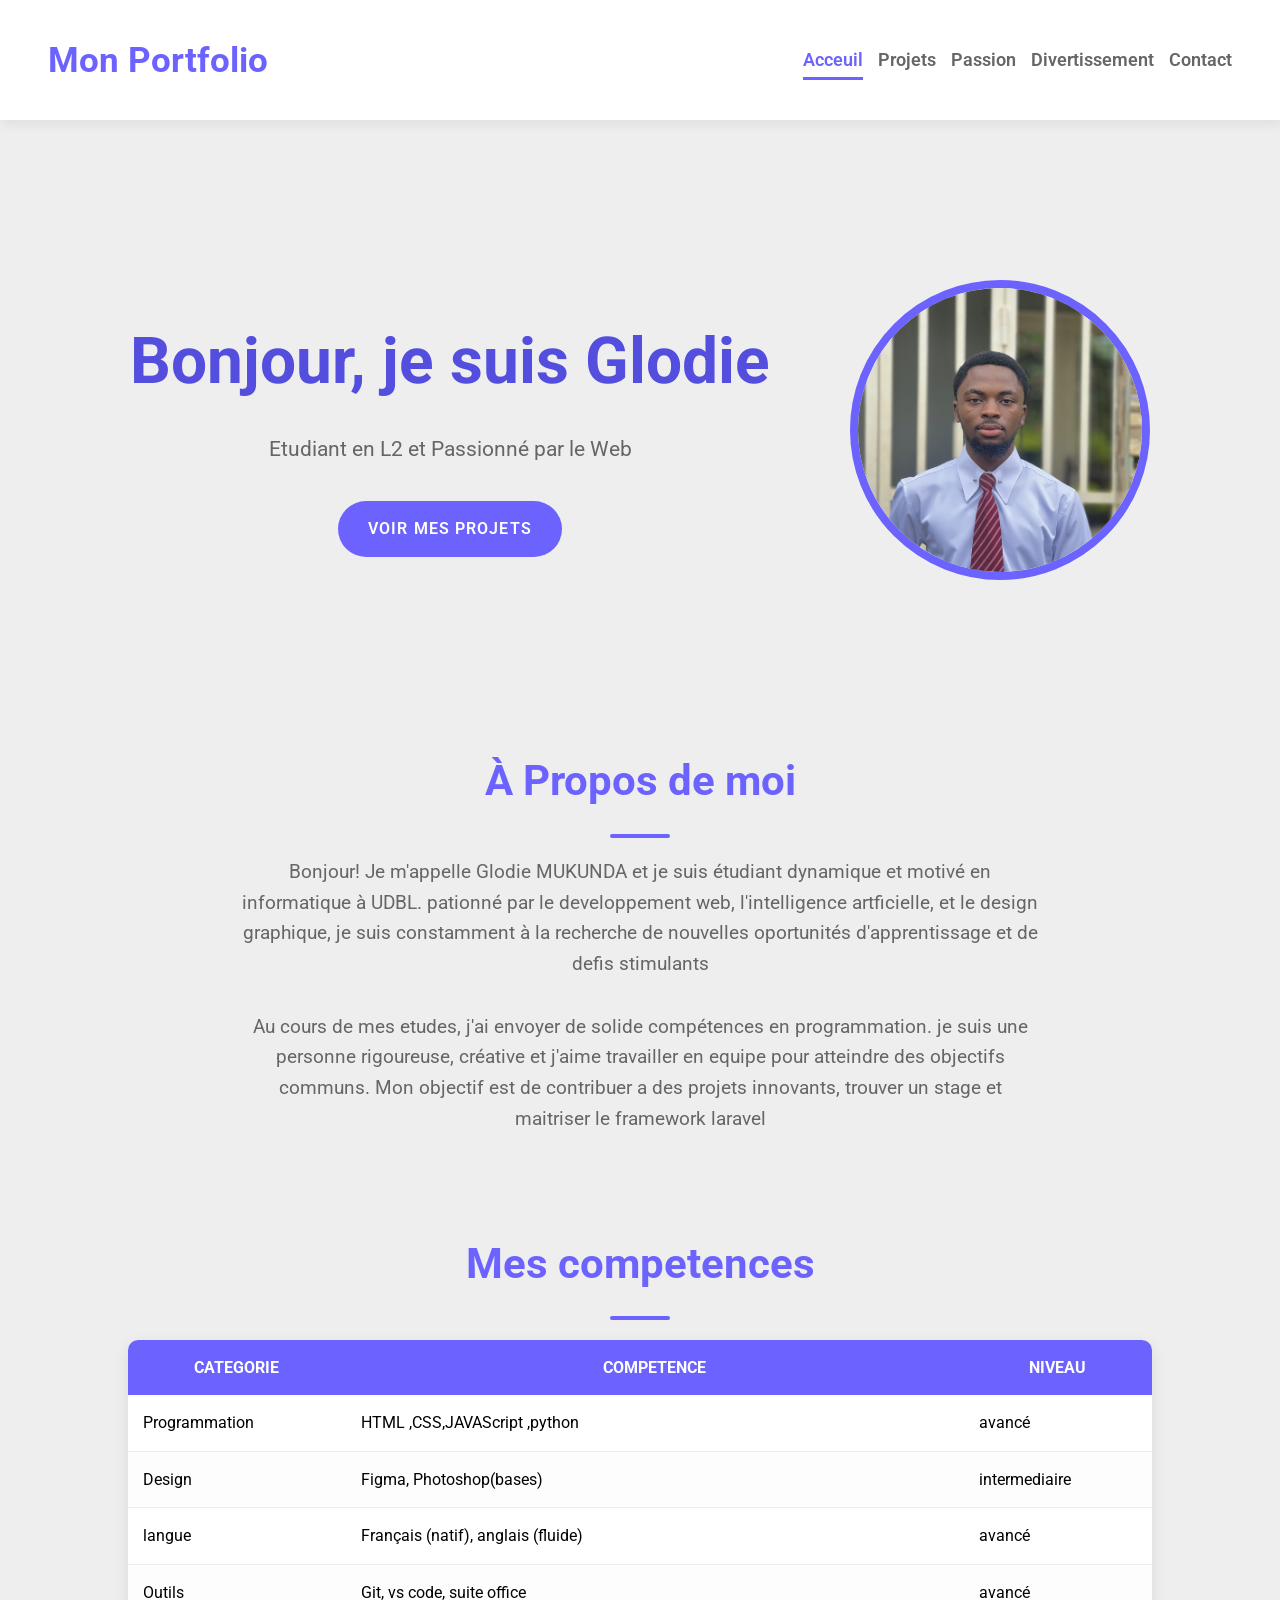
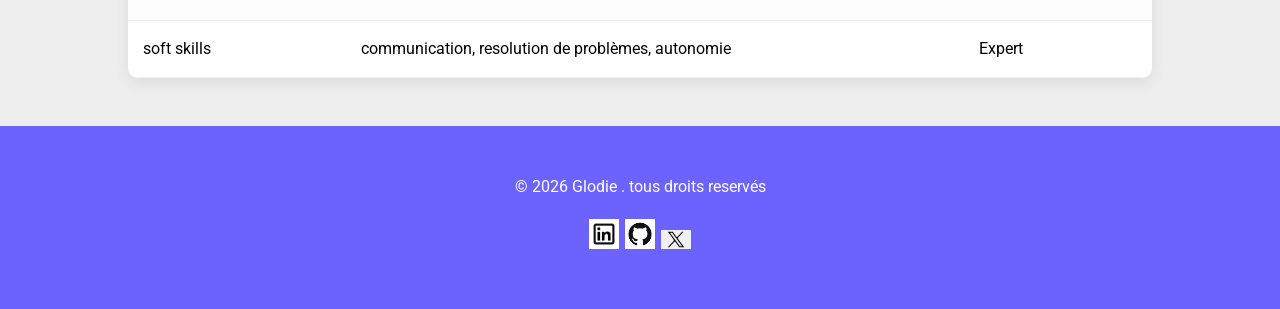
<file: index.html>
<!DOCTYPE html>
<html lang="en">
<head>
    <meta charset="UTF-8">
    <meta name="viewport" content="width=device-width, initial-scale=1.0">
    <title>Mon Portfolio</title>
    <link rel="stylesheet" href="CSS/style.css">
    <link rel="preconnect" href="https://fonts.googleapis.com">
<link rel="preconnect" href="https://fonts.gstatic.com" crossorigin>
<link href="https://fonts.googleapis.com/css2?family=Roboto:ital,wght@0,100..900;1,100..900&display=swap" rel="stylesheet">
</head>
<body>
  <header>
    <div>
        <a href="">Mon Portfolio</a>
    </div>
    <nav>
        <ul>
            <li><a href="index.html" class="active">Acceuil</a></li>
            <li><a href="projets.html">Projets</a></li>
            <li><a href="passions.html">Passion</a></li>
            <li><a href="divertissement.html">Divertissement</a></li>
            <li><a href="contact.html">Contact</a></li>
        </ul>
    </nav>
  </header>  
  <main>
    <section class="hero">
        <div>
            <h1>Bonjour, je suis Glodie</h1>
            <p>Etudiant en L2  et Passionné par le Web</p>
            <a href="projets.html">Voir mes projets</a>
        </div>
        <div>
            <img src="Images/Ma photo.jpg" alt="Ma photo">
        </div>
    </section>
    <section class="apropos">
        <h2> À Propos de moi</h2> 
        <p>
            Bonjour!  Je m'appelle Glodie MUKUNDA et je suis étudiant dynamique et motivé en 
            informatique à UDBL. pationné par le developpement web, l'intelligence artficielle, et
            le design graphique, je suis constamment à la recherche de nouvelles oportunités 
              d'apprentissage et de defis stimulants
        </p>
        <p>
             Au cours de mes etudes, j'ai envoyer de solide compétences en programmation. je suis 
            une personne rigoureuse, créative et j'aime travailler en equipe pour atteindre des objectifs
            communs. Mon objectif est de contribuer a des projets innovants,
             trouver un stage et maitriser le framework laravel
        </p>
    </section>
    <section class="competences">
        <h2> Mes competences </h2>
        <table>
            <thead>
              <tr>
                <th>CATEGORIE</th>
                <th>COMPETENCE</th>
                <th>NIVEAU</th>
              </tr>
            </thead>
            <tbody>
                
                <tr>
                    <td>Programmation</td>
                    <td>HTML ,CSS,JAVAScript ,python</td>
                    <td>avancé</td>
                 </tr>  
        
            <tr>
                <td> Design</td>
                <td>Figma, Photoshop(bases)</td>
                <td>intermediaire</td>
            </tr>
            <tr>
                <td>langue</td>
                <td>Français (natif), anglais (fluide)</td>
                <td>avancé</td>
            </tr>
            <tr>
                <td>Outils</td>
                <td>Git, vs code, suite office</td>
                <td>avancé</td>
            </tr>
            <tr>
                <td>soft skills</td>
                <td>communication, resolution de problèmes, autonomie</td>
                <td>Expert</td>
            </tr>
            </tbody>

        </table>
    </section>
  </main>
  <footer>
    <p>&copy; 2026 Glodie . tous droits reservés</p>
    <div>
        <img src="Images/IMG_0745link.PNG" alt="logo lindink" width="30">
        <img src="Images/IMG_0742_GitHub.JPG" alt="logo github" width="30">
        <img src="Images/IMG_0740_X.JPG" alt="logo x" width="30">
    </div>

  </footer>
</body>
</html>
</file>
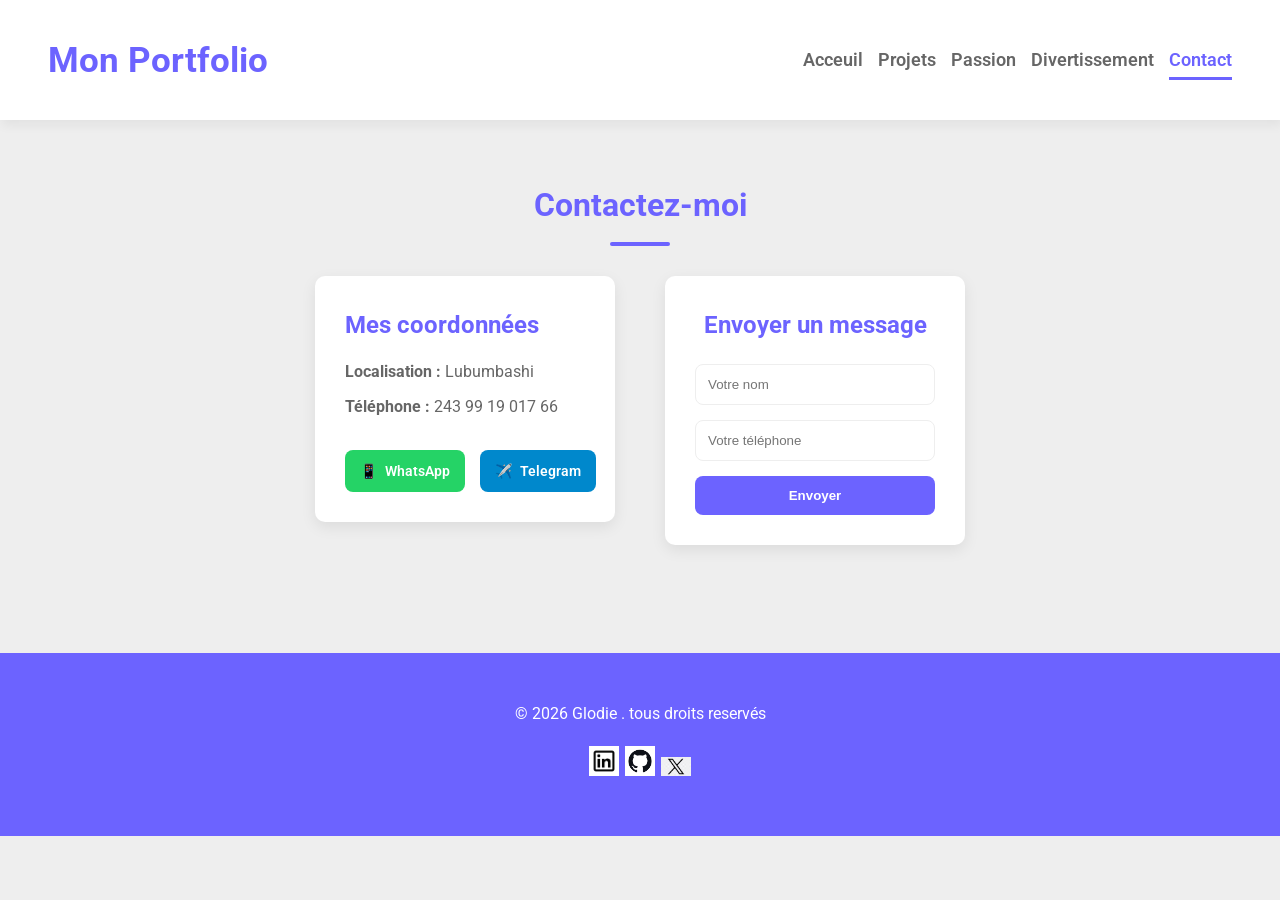
<file: contact.html>
<!DOCTYPE html>
<html lang="en">
<head>
    <meta charset="UTF-8">
    <meta name="viewport" content="width=device-width, initial-scale=1.0">
    <title>Mon Portfolio</title>
    <link rel="stylesheet" href="CSS/style.css">
    <link rel="preconnect" href="https://fonts.googleapis.com">
<link rel="preconnect" href="https://fonts.gstatic.com" crossorigin>
<link href="https://fonts.googleapis.com/css2?family=Roboto:ital,wght@0,100..900;1,100..900&display=swap" rel="stylesheet">
</head>
<body>
  <header>
    <div>
        <a href="">Mon Portfolio</a>
    </div>
    <nav>
        <ul>
            <li><a href="index.html" >Acceuil</a></li>
            <li><a href="projets.html">Projets</a></li>
            <li><a href="passions.html">Passion</a></li>
            <li><a href="divertissement.html">Divertissement</a></li>
            <li><a href="contact.html" class="active">Contact</a></li>
        </ul>
    </nav>
  </header>  
  <main class="contact">
    <h1>Contactez-moi</h1>

    <div class="contact-container">

        <div class="contact-info">
            <h2>Mes coordonnées</h2>
            <p><strong>Localisation :</strong> Lubumbashi</p>
            <p><strong>Téléphone :</strong> 243 99 19 017 66</p>
            <div class="contact-buttons">
    <div class="contact-buttons">
    <a href="https://wa.me/2439919017066" target="_blank" class="btn-contact whatsapp">
        <span class="icon">📱</span> WhatsApp
    </a>

    <a href="https://t.me/2439919017066" target="_blank" class="btn-contact telegram">
        <span class="icon">✈️</span> Telegram
    </a>
</div>
</div>
        </div>

        <form class="contact-form">
            <h2>Envoyer un message</h2>

            <input type="text" placeholder="Votre nom" required>
            <input type="tel" placeholder="Votre téléphone" required>

            <button type="submit">Envoyer</button>
        </form>

    </div>
</main>
 
  <footer>
    <p>&copy; 2026 Glodie . tous droits reservés</p>
    <div>
        <img src="Images/IMG_0745link.PNG" alt="logo lindink" width="30">
        <img src="Images/IMG_0742_GitHub.JPG" alt="logo github" width="30">
        <img src="Images/IMG_0740_X.JPG" alt="logo x" width="30">
    </div>

  </footer>
</body>
</html>
</file>
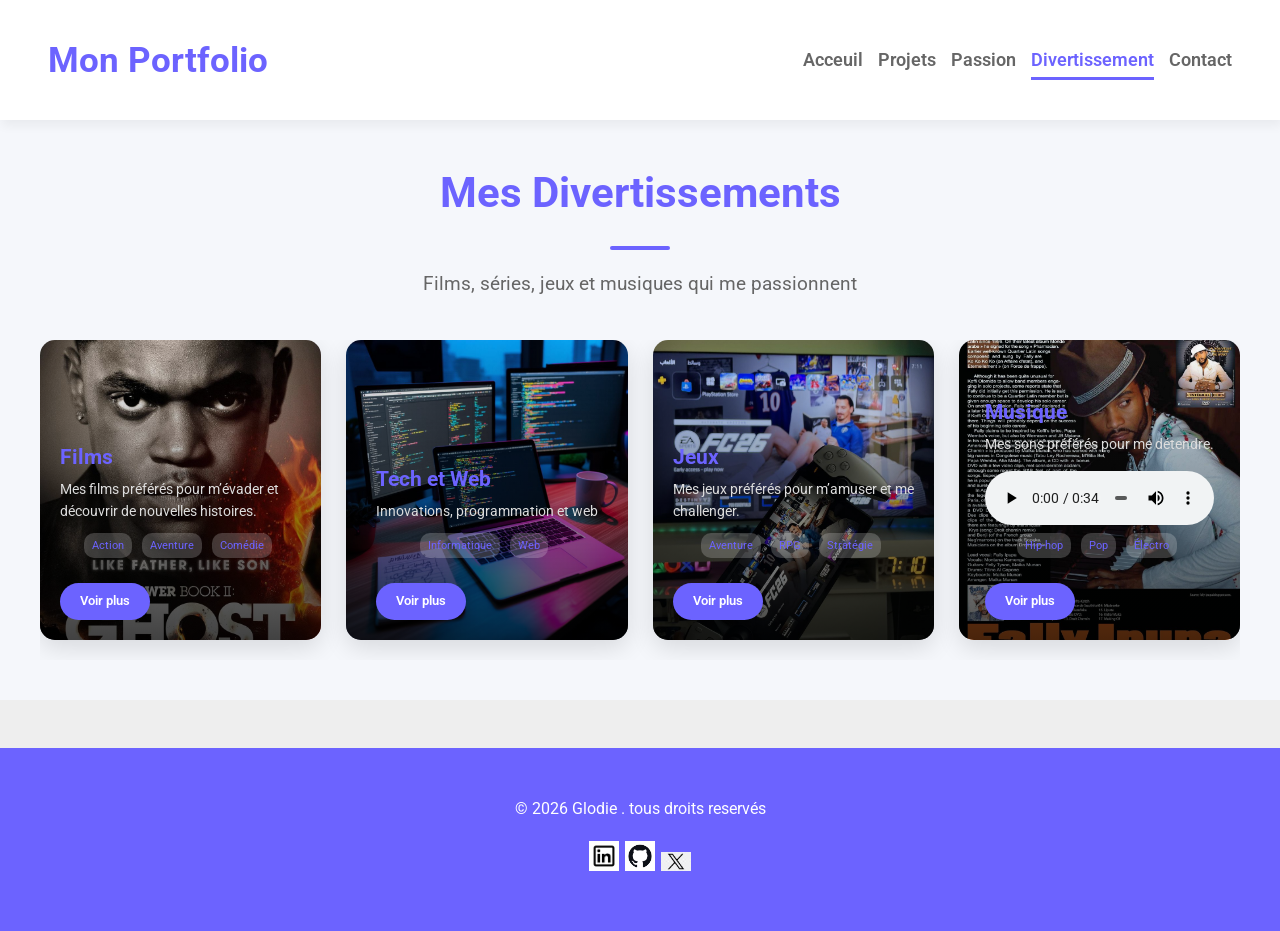
<file: divertissement.html>
<!DOCTYPE html>
<html lang="en">
<head>
    <meta charset="UTF-8">
    <meta name="viewport" content="width=device-width, initial-scale=1.0">
    <title>Mon Portfolio</title>
    <link rel="stylesheet" href="CSS/style.css">
    <link rel="preconnect" href="https://fonts.googleapis.com">
<link rel="preconnect" href="https://fonts.gstatic.com" crossorigin>
<link href="https://fonts.googleapis.com/css2?family=Roboto:ital,wght@0,100..900;1,100..900&display=swap" rel="stylesheet">
</head>
<body>
  <header>
    <div>
        <a href="">Mon Portfolio</a>
    </div>
    <nav>
        <ul>
            <li><a href="index.html" >Acceuil</a></li>
            <li><a href="projets.html">Projets</a></li>
            <li><a href="passions.html">Passion</a></li>
            <li><a href="divertissement.html" class="active">Divertissement</a></li>
            <li><a href="contact.html" >Contact</a></li>
        </ul>
    </nav>
  </header>  
 <main class="divertissement">
    <section class="entertainment-hero">
        <h2>Mes Divertissements</h2>
        <p>Films, séries, jeux et musiques qui me passionnent</p>
    </section>

    <section class="entertainment-container">

        <!-- FILMS -->
        <div class="card">
            <img src="Images/imgFILM.jpeg" alt="Film préféré">
            <div class="card-content">
                <h3>Films</h3>
                <p>Mes films préférés pour m’évader et découvrir de nouvelles histoires.</p>
                <div class="tags">
                    <span>Action</span>
                    <span>Aventure</span>
                    <span>Comédie</span>
                </div>
                <a href="#" class="btn-see-more">Voir plus</a>
            </div>
        </div>

        <!-- Tech et Web -->
    <div class="card">
      <img src="Images/imageTECH.jpeg" alt="Tech et Web">
      <div class="card-content">
        <h3>Tech et Web</h3>
        <p>Innovations, programmation et web</p>
        <div class="tags">
          <span>Informatique</span>
          <span>Web</span>
        </div>
        <a href="#" class="btn-see-more">Voir plus</a>
      </div>
    </div>

        <!-- JEUX -->
        <div class="card">
            <img src="Images/imgJEUX.jpeg" alt="Jeu préféré">
            <div class="card-content">
                <h3>Jeux</h3>
                <p>Mes jeux préférés pour m’amuser et me challenger.</p>
                <div class="tags">
                    <span>Aventure</span>
                    <span>RPG</span>
                    <span>Stratégie</span>
                </div>
                <a href="#" class="btn-see-more">Voir plus</a>
            </div>
        </div>

        <!-- MUSIQUE -->
        <div class="card">
            <img src="Images/imgFALLY.jpeg" alt="Musique">
            <div class="card-content">
                <h3>Musique</h3>
                <p>Mes sons préférés pour me détendre.</p>

                <!-- lecteur audio -->
                <audio controls>
                    <source src="Music&video/audioFlly.mp3" type="audio/mpeg">
                </audio>

                <div class="tags">
                    <span>Hip-hop</span>
                    <span>Pop</span>
                    <span>Électro</span>
                </div>

                <a href="#" class="btn-see-more">Voir plus</a>
            </div>
        </div>

    </section>
</main>
 
  <footer>
    <p>&copy; 2026 Glodie . tous droits reservés</p>
    <div>
        <img src="Images/IMG_0745link.PNG" alt="logo lindink" width="30">
        <img src="Images/IMG_0742_GitHub.JPG" alt="logo github" width="30">
        <img src="Images/IMG_0740_X.JPG" alt="logo x" width="30">
    </div>

  </footer>
</body>
</html>
</file>
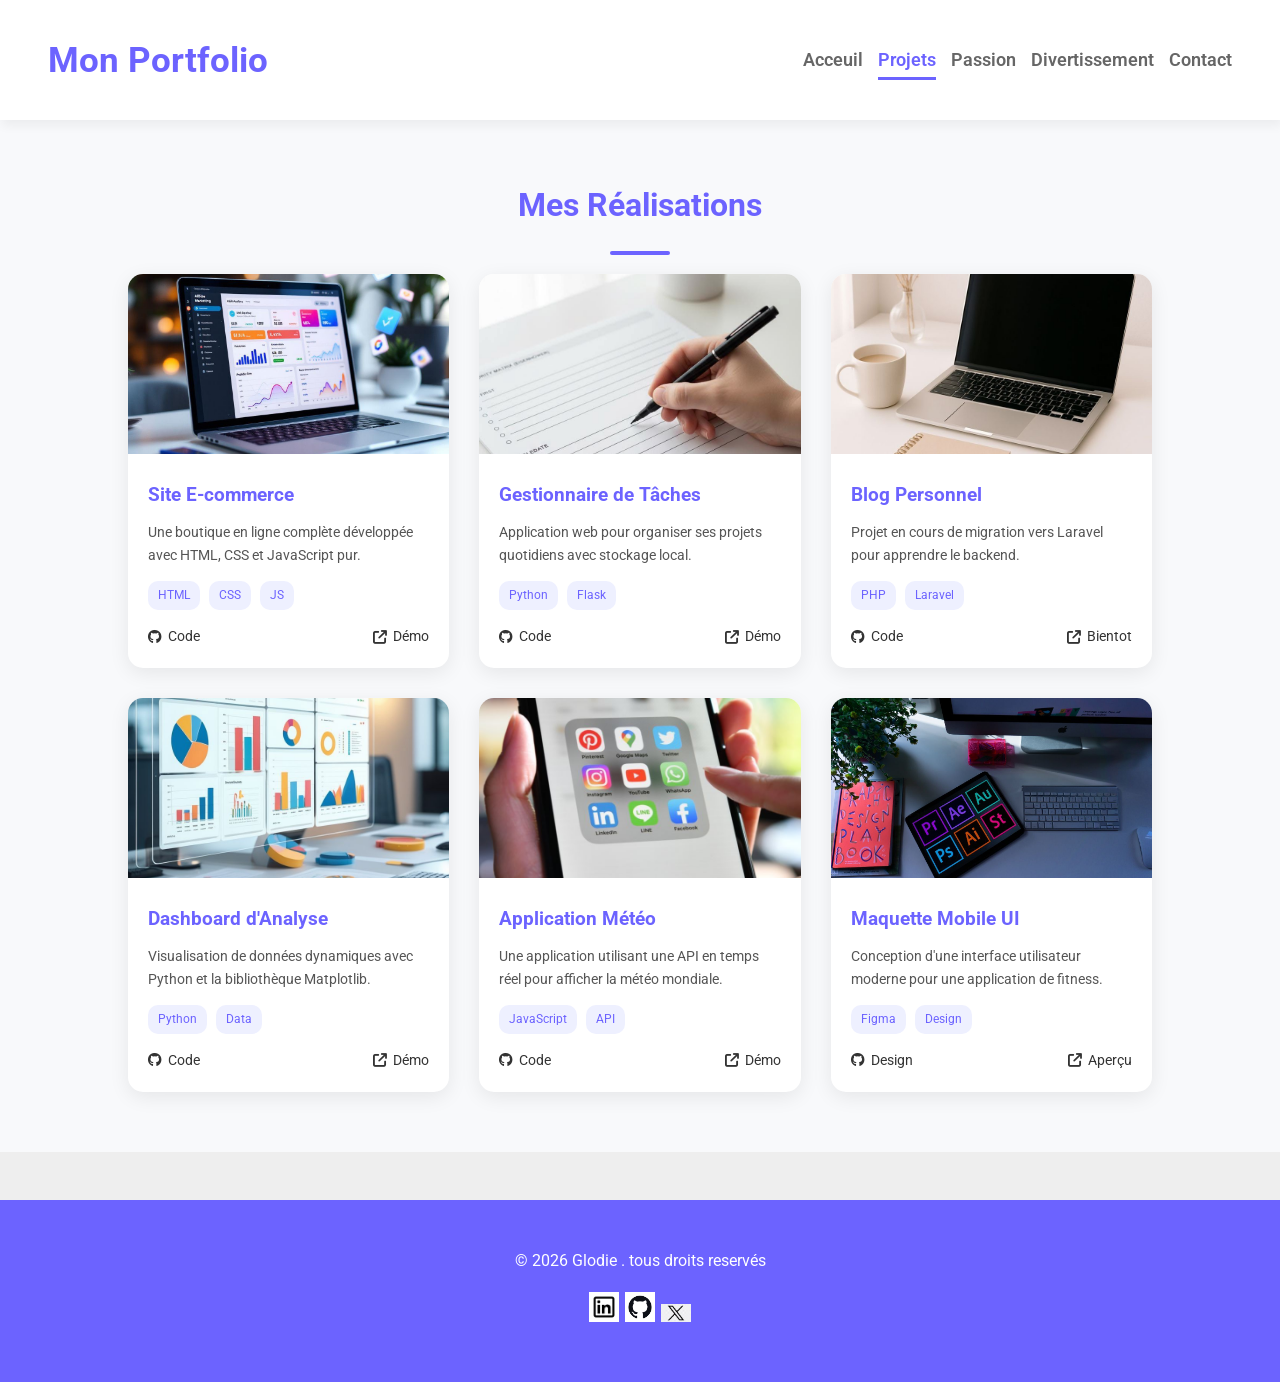
<file: projets.html>
<!DOCTYPE html>
<html lang="en">
<head>
    <meta charset="UTF-8">
    <meta name="viewport" content="width=device-width, initial-scale=1.0">
    <title>Mon Portfolio</title>
    <link rel="stylesheet" href="CSS/style.css">
    <link rel="preconnect" href="https://fonts.googleapis.com">
<link rel="preconnect" href="https://fonts.gstatic.com" crossorigin>
<link href="https://fonts.googleapis.com/css2?family=Roboto:ital,wght@0,100..900;1,100..900&display=swap" rel="stylesheet">
<link rel="stylesheet" href="https://cdnjs.cloudflare.com/ajax/libs/font-awesome/6.5.0/css/all.min.css">
</head>
<body>
  <header>
    <div>
        <a href="">Mon Portfolio</a>
    </div>
    <nav>
        <ul>
            <li><a href="index.html" >Acceuil</a></li>
            <li><a href="projets.html" class="active">Projets</a></li>
            <li><a href="passions.html">Passion</a></li>
            <li><a href="divertissement.html">Divertissement</a></li>
            <li><a href="contact.html" >Contact</a></li>
        </ul>
    </nav>
  </header>  
  <main>
  </main>
  <section class="projects">
    <h2>Mes Réalisations</h2>
    <div class="underline"></div>

    <div class="projects-container">

        <!-- Carte 1 -->
        <div class="card">
            <img src="Images/image_E-commerce.jpeg" alt="">
            <div class="card-content">
                <h3>Site E-commerce</h3>
                <p>Une boutique en ligne complète développée avec HTML, CSS et JavaScript pur.</p>

                <div class="tags">
                    <span>HTML</span>
                    <span>CSS</span>
                    <span>JS</span>
                </div>

                <div class="links">
    <a href="#"><i class="fa-brands fa-github"></i> Code</a>
    <a href="#"><i class="fa-solid fa-arrow-up-right-from-square"></i> Démo</a>
</div>
                
            </div>
        </div>

        <!-- Carte 2 -->
        <div class="card">
            <img src="Images/gestiontage.jpeg" alt="">
            <div class="card-content">
                <h3>Gestionnaire de Tâches</h3>
                <p>Application web pour organiser ses projets quotidiens avec stockage local.</p>

                <div class="tags">
                    <span>Python</span>
                    <span>Flask</span>
                </div>

                <div class="links">
    <a href="#"><i class="fa-brands fa-github"></i> Code</a>
    <a href="#"><i class="fa-solid fa-arrow-up-right-from-square"></i> Démo</a>
</div>
            </div>
        </div>

        <!-- Carte 3 -->
        <div class="card">
            <img src="Images/blog personel.jpeg" alt="">
            <div class="card-content">
                <h3>Blog Personnel</h3>
                <p>Projet en cours de migration vers Laravel pour apprendre le backend.</p>

                <div class="tags">
                    <span>PHP</span>
                    <span>Laravel</span>
                </div>

                <div class="links">
    <a href="#"><i class="fa-brands fa-github"></i> Code</a>
    <a href="#"><i class="fa-solid fa-arrow-up-right-from-square"></i> Bientot</a>
</div>
            </div>
        </div>

        <!-- Carte 4 -->
        <div class="card">
            <img src="Images/dashbord.jpeg" alt="">
            <div class="card-content">
                <h3>Dashboard d'Analyse</h3>
                <p>Visualisation de données dynamiques avec Python et la bibliothèque Matplotlib.</p>

                <div class="tags">
                    <span>Python</span>
                    <span>Data</span>
                </div>

               <div class="links">
    <a href="#"><i class="fa-brands fa-github"></i> Code</a>
    <a href="#"><i class="fa-solid fa-arrow-up-right-from-square"></i> Démo</a>
</div>
            </div>
        </div>

        <!-- Carte 5 -->
        <div class="card">
            <img src="Images/meteo.jpeg" alt="">
            <div class="card-content">
                <h3>Application Météo</h3>
                <p>Une application utilisant une API en temps réel pour afficher la météo mondiale.</p>

                <div class="tags">
                    <span>JavaScript</span>
                    <span>API</span>
                </div>

                <div class="links">
    <a href="#"><i class="fa-brands fa-github"></i> Code</a>
    <a href="#"><i class="fa-solid fa-arrow-up-right-from-square"></i> Démo</a>
</div>
            </div>
        </div>

        <!-- Carte 6 -->
        <div class="card">
            <img src="Images/maquette UI.jpeg" alt="">
            <div class="card-content">
                <h3>Maquette Mobile UI</h3>
                <p>Conception d'une interface utilisateur moderne pour une application de fitness.</p>

                <div class="tags">
                    <span>Figma</span>
                    <span>Design</span>
                </div>

               <div class="links">
    <a href="#"><i class="fa-brands fa-github"></i> Design</a>
    <a href="#"><i class="fa-solid fa-arrow-up-right-from-square"></i> Aperçu</a>
</div>
                </div>
            </div>
        </div>

    </div>
</section>
</section>
  
 
  <footer>
    <p>&copy; 2026 Glodie . tous droits reservés</p>
    <div>
        <img src="Images/IMG_0745link.PNG" alt="logo lindink" width="30">
        <img src="Images/IMG_0742_GitHub.JPG" alt="logo github" width="30">
        <img src="Images/IMG_0740_X.JPG" alt="logo x" width="30">
    </div>

  </footer>
</body>
</html>
</file>
<file: CSS/style.css>
/*index.hhtml*/
:root{
    --violet-doux: #6c63ff;
    --violet-foncé: #534edd;
    --orange-vif: #ffa726;
    --gris-tres-foncé: #333;
    --gris-fonce: #666;
    --gris-tres-clair: #f8f8f8;
    --gris-clair: #eee;

}
*{
    margin: 0;
    padding: 0;
    box-sizing: border-box;

}
body{
    background-color: var(--gris-clair);
    font-family:roboto, sans-serif;
    line-height: 1.6;
}
header{
    background-color: white;
    box-shadow: 2px  6px 10px rgba(0, 0, 0, 0.05);
    position:sticky ;
    top: 0;
    z-index: 100;
    display: flex;
    justify-content: space-between;
    align-items: center;
    padding: 2rem 3rem;
}
header div a{
    text-decoration: none;
    font-size: 2.2rem;
    font-weight: bold;
    color: var(--violet-doux);
}
ul li{
    list-style: none;
    margin-left: 15px;

}
ul{
    display: flex;
}
ul li a{
    text-decoration: none;
    color: var(--gris-fonce);
    font-weight: 600;
    font-size: 1.1rem;
    position: relative;
    padding: 10px 0;
}
ul li a:hover{
    color: var(--violet-doux);
}
ul li a::after{
    content: '';
    position: absolute;
    left: 0;
    bottom: 0;
    height: 3px;
    width: 0%;
    background-color: var(--violet-doux);
    transition: width 0.3s ease;
}
ul li a:hover::after{
    width: 100%;
}
a.active{
    color: var(--violet-doux);
}
a.active::after{
    width: 100%;


}
section.hero{
    display: flex;
    justify-content: center;
    align-items: center;
    gap: 5rem; /*permet d'ajouter des l'espace entre des element*/
    text-align: center;
    margin: 10rem 2rem;
}
.hero img{
    width: 300px;
    height: 300px;
    object-fit: cover;
    border-radius: 50%;
    border: 8px solid var(--violet-doux);
}
.hero h1{
    color: var(--violet-foncé);
    font-size: 4rem;
    font-weight: 700;
    margin-bottom: 1.2rem;
}
.hero p{
    color: var(--gris-fonce);
    font-size: 1.3rem;
    margin-bottom: 1.2rem;
}
.hero a{
    text-decoration: none;
    display: inline-block;
    background-color: var(--violet-doux);
    color: white;
    padding: 15px 30px;
    border-radius: 50px;
    text-transform: uppercase;
    letter-spacing: 1.1px;
    font-weight: 600;
    margin-top: 1rem;
    transition: background-color 0.3s ease, transform 0.2s ease;
}
.hero a:hover{
    background-color: var(--violet-foncé);
    transform: translateY(-3px);
}
.apropos{
    width: 800px;
    margin: 6rem auto;
    text-align: center;
}
section h2{
    color: var(--violet-doux);
    font-size: 2.6rem;
    font-weight: 700;
    position: relative;
    text-align: center;

}
section h2::after{
    content: '';
    display: block;
    width: 60px;
    height: 4px;
    background-color: var(--violet-doux);
    margin: 1.2rem auto;
    border-radius: 2px;

}
.apropos p{
    margin-bottom: 2rem;
    color: var(--gris-fonce);
    font-size: 1.2rem;

}
.competences table{
    width: 80%;
    margin: 0 auto;
    border-collapse: collapse;
    background-color: #FFF;
    box-shadow: 0 5px 15px rgba(0, 0, 0, 0.08);
    border-radius: 10px;
    overflow: hidden;
}
.competences table th, .competences table td{
    padding: 15px;
}
.competences table thead{
    background-color: var(--violet-doux);
    color: #FFF;
    text-transform: uppercase;
}
/* ajoute une bordure de 1px en bas de chaque cellule*/
.competences table tbody td{
    border-bottom: 1px solid var(--gris-clair);
}
.competences table tbody tr:nth-child(even){
    background-color: #FDFDFD;
    
}
.competences table tbody tr{
    transition: ;background-color 0.3s ease;
}
.competences table tbody tr:hover{
    background-color: #F0F0F0;
}
footer{
    margin-top: 3rem;
    background-color: var(--violet-doux);
    padding: 3rem 0;
    text-align: center;
}
footer p{
    color: white;
    margin-bottom: 1.2rem;
}
footer div{
    display: inline-block;
    font-size: 1.6rem;
    color: white;
    margin: 0 10px;
    transition: color 0.3s ease; transform 0.2s ease;

}
footer div:hover{
    color: var(--orange-vif);
    transform: translateY(-3px);
}

/*projet.html*/
.projects {
    text-align: center;
    padding: 60px 10%;
    background: #f8f9fb;
}

.projects h2 {
    font-size: 32px;
    color: #6c63ff;
}



.projects-container {
    display: grid;
    grid-template-columns: repeat(auto-fit, minmax(300px, 1fr));
    gap: 30px;
}

.card {
    background: #fff;
    border-radius: 15px;
    overflow: hidden;
    box-shadow: 0 5px 20px rgba(0,0,0,0.08);
    transition: 0.3s;
}

.card:hover {
    transform: translateY(-10px);
}

.card img {
    width: 100%;
    height: 180px;
    object-fit: cover;
}

.card-content {
    padding: 20px;
    text-align: left;
}

.card-content h3 {
    color: #6c63ff;
    margin-bottom: 10px;
}

.card-content p {
    font-size: 14px;
    color: #555;
    margin-bottom: 15px;
}

.tags {
    margin-bottom: 15px;
}

.tags span {
    display: inline-block;
    background: #eef0ff;
    color: #6c63ff;
    padding: 5px 10px;
    margin-right: 5px;
    border-radius: 10px;
    font-size: 12px;
}

.links {
    display: flex;
    justify-content: space-between;
}

.links a {
    text-decoration: none;
    color: #333;
    font-size: 14px;
    transition: 0.3s;
}

.links a:hover {
    color: #6c63ff;
}

.links a {
    display: flex;
    align-items: center;
    gap: 6px;
    text-decoration: none;
    color: #333;
    font-size: 14px;
}

.links i {
    font-size: 14px;
}


.card:hover .card-content::before {
    background: #4a42e8;
}

/*cpntact.html*/

.contact {
    text-align: center;
    padding: 60px 20px;
}

.contact h1 {
    color: var(--violet-doux);
    margin-bottom: 40px;
}
/* Ligne décorative sous le titre de la page contact */
.contact h1 {
    position: relative;
    display: inline-block;
    margin-bottom: 30px;
    color: var(--violet-doux);
}

.contact h1::after {
    content: '';
    display: block;
    width: 60px;
    height: 4px;
    background-color: var(--violet-doux);
    margin: 10px auto 0;
    border-radius: 2px;
}

.contact-container {
    display: flex;
    justify-content: center;
    align-items: flex-start;
    gap: 50px;
    flex-wrap: wrap;
}

.contact-info {
    background: white;
    padding: 30px;
    border-radius: 10px;
    box-shadow: 0 5px 15px rgba(0,0,0,0.08);
    width: 300px;
    text-align: left;
}

.contact-info h2 {
    margin-bottom: 15px;
    color: var(--violet-doux);
}

.contact-info p {
    margin-bottom: 10px;
    color: var(--gris-fonce);
}

.contact-form {
    background: white;
    padding: 30px;
    border-radius: 10px;
    box-shadow: 0 5px 15px rgba(0,0,0,0.08);
    width: 300px;
}

.contact-form h2 {
    margin-bottom: 20px;
    color: var(--violet-doux);
}

.contact-form input {
    width: 100%;
    padding: 12px;
    margin-bottom: 15px;
    border: 1px solid var(--gris-clair);
    border-radius: 8px;
    outline: none;
}

.contact-form button {
    width: 100%;
    padding: 12px;
    border: none;
    background: var(--violet-doux);
    color: white;
    border-radius: 8px;
    cursor: pointer;
    font-weight: bold;
    transition: 0.3s;
}

.contact-form button:hover {
    background: var(--violet-foncé);
}

.contact-buttons {
    margin-top: 15px;
    display: flex;
    gap: 15px;
}

.btn-contact {
    display: flex;
    align-items: center;
    gap: 8px;
    padding: 10px 15px;
    border-radius: 8px;
    text-decoration: none;
    font-size: 14px;
    font-weight: 600;
    transition: 0.3s;
}

.btn-contact img {
    width: 20px;
    height: 20px;
}

/* WhatsApp */
.whatsapp {
    background-color: #25D366;
    color: white;
}

.whatsapp:hover {
    background-color: #1ebe5d;
    transform: translateY(-2px);
}

/* Telegram */
.telegram {
    background-color: #0088cc;
    color: white;
}

.telegram:hover {
    background-color: #007ab8;
    transform: translateY(-2px);
}


/*mes divertissement.html*/
/* === Divertissement avancé === */
.divertissement {
    padding: 60px 20px;
    text-align: center;
}

.divertissement .entertainment-hero h1 {
    color: var(--violet-doux);
    font-size: 3rem;
    margin-bottom: 10px;
}

.divertissement .entertainment-hero p {
    color: var(--gris-fonce);
    font-size: 1.2rem;
    margin-bottom: 40px;
}

.divertissement .entertainment-container {
    display: grid;
    grid-template-columns: repeat(auto-fit, minmax(250px, 1fr));
    gap: 30px;
    justify-items: center;
}

/* Cartes avec dégradé et animation */
.divertissement .card {
    background: linear-gradient(145deg, #f8f8ff, #eef0ff);
    border-radius: 20px;
    overflow: hidden;
    box-shadow: 0 8px 25px rgba(0,0,0,0.12);
    transition: all 0.4s ease;
    width: 100%;
    max-width: 300px;
    display: flex;
    flex-direction: column;
    align-items: center;
    padding: 25px;
}

.divertissement .card:hover {
    transform: translateY(-15px) scale(1.03);
    box-shadow: 0 15px 40px rgba(0,0,0,0.18);
}

/* Icones animées */
.divertissement .card-icon {
    font-size: 50px;
    margin-bottom: 20px;
    transition: transform 0.5s ease;
}

.divertissement .card:hover .card-icon {
    transform: rotate(15deg) scale(1.2);
}

.divertissement .card-content h3 {
    color: #6c63ff;
    margin-bottom: 10px;
    font-size: 1.4rem;
}

.divertissement .card-content p {
    font-size: 14px;
    color: #555;
    margin-bottom: 10px;
}

.divertissement .tags {
    display: flex;
    flex-wrap: wrap;
    gap: 5px;
    justify-content: center;
}

.divertissement .tags span {
    display: inline-block;
    background: #dfe1ff;
    color: #6c63ff;
    padding: 5px 12px;
    border-radius: 12px;
    font-size: 12px;
    transition: all 0.3s ease;
}

.divertissement .tags span:hover {
    background: #6c63ff;
    color: white;
    transform: scale(1.1);
}

/* Animation fade-in lors du scroll */
@keyframes fadeInUp {
    from {
        opacity: 0;
        transform: translateY(20px);
    }
    to {
        opacity: 1;
        transform: translateY(0);
    }
}

.divertissement .card {
    animation: fadeInUp 0.8s ease forwards;
}
/* Slider horizontal pour divertissement */
.divertissement .entertainment-container {
    display: flex;
    gap: 25px;
    overflow-x: auto;
    padding-bottom: 20px;
    scroll-behavior: smooth;
}

/* Masquer la scrollbar pour la modernité */
.divertissement .entertainment-container::-webkit-scrollbar {
    display: none;
}

/* Bouton "Voir plus" sur les cartes */
.divertissement .entertainment-container .card .btn-see-more {
    display: inline-block;
    margin-top: 10px;
    padding: 8px 20px;
    background-color: var(--violet-doux);
    color: white;
    border-radius: 25px;
    text-decoration: none;
    font-weight: 600;
    transition: all 0.3s ease;
}

.divertissement .entertainment-container .card .btn-see-more:hover {
    background-color: var(--violet-foncé);
    transform: translateY(-3px);
}

/* Parallax léger et effet hover sur les icônes */
.divertissement .entertainment-container .card .card-icon {
    transition: transform 0.5s ease, filter 0.5s ease;
}

.divertissement .entertainment-container .card:hover .card-icon {
    transform: scale(1.15) rotate(10deg);
    filter: drop-shadow(2px 4px 6px rgba(0,0,0,0.2));
}

/* Petits ajustements responsive pour le slider */
@media (max-width: 768px) {
    .divertissement .entertainment-container {
        gap: 15px;
        padding-bottom: 15px;
    }

    .divertissement .entertainment-container .card {
        min-width: 250px;
    }
}

/* ===== VERSION CLAIRE MODERNE ===== */

.divertissement {
    padding: 40px;
    background: #f5f7fb;
}

/* HERO */
.divertissement .entertainment-hero {
    text-align: center;
    margin-bottom: 40px;
}

.divertissement .entertainment-hero h1 {
    font-size: 2.8rem;
    color: #333;
}

.divertissement .entertainment-hero p {
    color: #666;
}

/* GRID */
.divertissement .entertainment-container {
    display: grid;
    grid-template-columns: repeat(auto-fit, minmax(250px, 1fr));
    gap: 25px;
}

/* CARD */
.divertissement .card {
    position: relative;
    height: 300px;
    border-radius: 15px;
    overflow: hidden;
    cursor: pointer;
}

/* IMAGE EN BACKGROUND STYLE 🔥 */
.divertissement .card img {
    position: absolute;
    width: 100%;
    height: 100%;
    object-fit: cover;
    top: 0;
    left: 0;
    transition: 0.5s;
}

/* EFFET ZOOM */
.divertissement .card:hover img {
    transform: scale(1.1);
}

/* DEGRADE PAR DESSUS */
.divertissement .card::after {
    content: "";
    position: absolute;
    width: 100%;
    height: 100%;
    background: linear-gradient(to top, rgba(0,0,0,0.7), transparent);
    top: 0;
    left: 0;
}

/* CONTENU PAR DESSUS IMAGE */
.divertissement .card-content {
    position: absolute;
    bottom: 0;
    z-index: 2;
    color: white;
    padding: 20px;
}

/* TITRE */
.divertissement .card-content h3 {
    margin-bottom: 5px;
    font-size: 1.3rem;
}

/* TEXTE */
.divertissement .card-content p {
    font-size: 0.85rem;
    color: #ddd;
}

/* TAGS */
.divertissement .tags span {
    background: rgba(255,255,255,0.2);
    padding: 4px 8px;
    border-radius: 10px;
    font-size: 0.7rem;
}

/* BOUTON */
.divertissement .btn-see-more {
    display: inline-block;
    margin-top: 10px;
    padding: 6px 12px;
    background: white;
    color: #333;
    border-radius: 20px;
    text-decoration: none;
    font-size: 0.8rem;
    transition: 0.3s;
}

.divertissement .btn-see-more:hover {
    background: #eee;
}

/* AUDIO (optionnel) */
.divertissement audio {
    width: 100%;
    margin-top: 5px;
}


/*Passion*/

/* SECTION PRINCIPALE */
.passion {
    padding: 60px 8%;
    background: #f4f6fb; /* pas trop sombre */
    min-height: 100vh;
    font-family: Arial, sans-serif;
}

/* INTRO */
.intro {
    text-align: center;
    max-width: 800px;
    margin: 0 auto 40px;
}

.intro h2 {
    font-size: 36px;
    color: var(--violet-doux);
}

.intro p {
    color: #666;
    line-height: 1.6;
    font-size: 16px;
}

/* GRID LAYOUT */
.entertainment-layout {
    display: grid;
    grid-template-columns: repeat(4, 1fr);
    grid-auto-rows: 220px;
    gap: 18px;
}

/* BOX GENERAL */
.ent-box {
    position: relative;
    border-radius: 18px;
    overflow: hidden;
    cursor: pointer;
    box-shadow: 0 8px 25px rgba(0,0,0,0.08);
    transition: transform 0.4s ease, box-shadow 0.4s ease;
}

.ent-box:hover {
    transform: translateY(-8px) scale(1.02);
    box-shadow: 0 12px 35px rgba(0,0,0,0.15);
}

/* IMAGE / VIDEO */
.ent-box img,
.ent-box video {
    width: 100%;
    height: 100%;
    object-fit: cover;
    display: block;
}

/* OVERLAY */
.ent-overlay {
    position: absolute;
    inset: 0;
    background: linear-gradient(
        to top,
        rgba(0,0,0,0.65),
        rgba(0,0,0,0.1)
    );
}

/* TEXT */
.ent-text {
    position: absolute;
    bottom: 15px;
    left: 15px;
    right: 15px;
    color: white;
    z-index: 2;
}

.ent-text h2,
.ent-text h3 {
    margin: 5px 0;
    font-weight: bold;
}

.ent-text p {
    font-size: 13px;
    opacity: 0.9;
}

/* TAG */
.ent-tag {
    display: inline-block;
    padding: 4px 10px;
    font-size: 11px;
    border-radius: 20px;
    background: rgba(255,255,255,0.2);
    backdrop-filter: blur(6px);
    margin-bottom: 5px;
}

/* FEATURE CARD (GRANDE) */
.ent-feature {
    grid-column: span 2;
    grid-row: span 2;
}

/* CARDS NORMALES */
.ent-card {
    grid-column: span 1;
    grid-row: span 1;
}

/* CITATION */
.citation {
    text-align: center;
    margin-top: 50px;
    font-style: italic;
    color: #444;
}

/* RESPONSIVE */
@media (max-width: 1000px) {
    .entertainment-layout {
        grid-template-columns: repeat(2, 1fr);
    }

    .ent-feature {
        grid-column: span 2;
    }
}

@media (max-width: 600px) {
    .entertainment-layout {
        grid-template-columns: 1fr;
    }

    .ent-feature {
        grid-column: span 1;
        grid-row: span 1;
    }
}
body{
    opacity: 1;
    transition: opacity 0.4s ease;
}
body.fade-out{
    opacity: 0;
}


/* =========================
   RESPONSIVE GLOBAL FIX
========================= */

img {
    max-width: 100%;
    height: auto;
}

/* HERO MOBILE */
@media (max-width: 768px) {

    header {
        flex-direction: column;
        padding: 1rem;
        text-align: center;
    }

    ul {
        flex-direction: column;
        gap: 10px;
        margin-top: 10px;
    }

    section.hero {
        flex-direction: column;
        text-align: center;
        gap: 2rem;
        margin: 4rem 1rem;
    }

    .hero h1 {
        font-size: 2.2rem;
    }

    .hero img {
        width: 200px;
        height: 200px;
    }

    .apropos {
        width: 90%;
    }

    .competences table {
        width: 100%;
        font-size: 14px;
        display: block;
        overflow-x: auto;
    }

    footer div {
        display: flex;
        justify-content: center;
        gap: 10px;
        flex-wrap: wrap;
    }
}
/* =========================
   RESPONSIVE PRO MAX 🔥
========================= */

/* TABLETTES */
@media (max-width: 1024px) {

    .apropos {
        width: 90%;
    }

    header {
        padding: 1.5rem;
    }

    section.hero {
        gap: 3rem;
    }
}


/* MOBILE */
@media (max-width: 768px) {

    /* HEADER */
    header {
        flex-direction: column;
        gap: 10px;
        padding: 1rem;
    }

    ul {
        flex-direction: column;
        width: 100%;
        align-items: center;
    }

    ul li {
        margin: 5px 0;
    }

    /* HERO */
    section.hero {
        flex-direction: column;
        margin: 3rem 1rem;
        gap: 2rem;
    }

    .hero h1 {
        font-size: 2rem;
    }

    .hero p {
        font-size: 1rem;
    }

    .hero img {
        width: 180px;
        height: 180px;
    }

    /* APROPOS */
    .apropos {
        width: 95%;
        margin: 3rem auto;
    }

    /* TABLE */
    .competences table {
        display: block;
        overflow-x: auto;
        white-space: nowrap;
    }

    /* PROJECTS */
    .projects {
        padding: 40px 15px;
    }

    /* CONTACT */
    .contact-container {
        flex-direction: column;
        align-items: center;
        gap: 20px;
    }

    .contact-info,
    .contact-form {
        width: 100%;
        max-width: 350px;
    }

    .contact-buttons {
        flex-direction: column;
    }

    /* DIVERTISSEMENT */
    .divertissement {
        padding: 20px;
    }

    /* PASSION GRID */
    .entertainment-layout {
        grid-template-columns: 1fr !important;
    }

    .ent-feature {
        grid-column: span 1 !important;
        grid-row: span 1 !important;
    }
}


/* PETITS TELEPHONES */
@media (max-width: 480px) {

    .hero h1 {
        font-size: 1.6rem;
    }

    .hero p {
        font-size: 0.9rem;
    }

    .hero a {
        padding: 10px 20px;
        font-size: 12px;
    }

    header div a {
        font-size: 1.5rem;
    }
}
</file>
